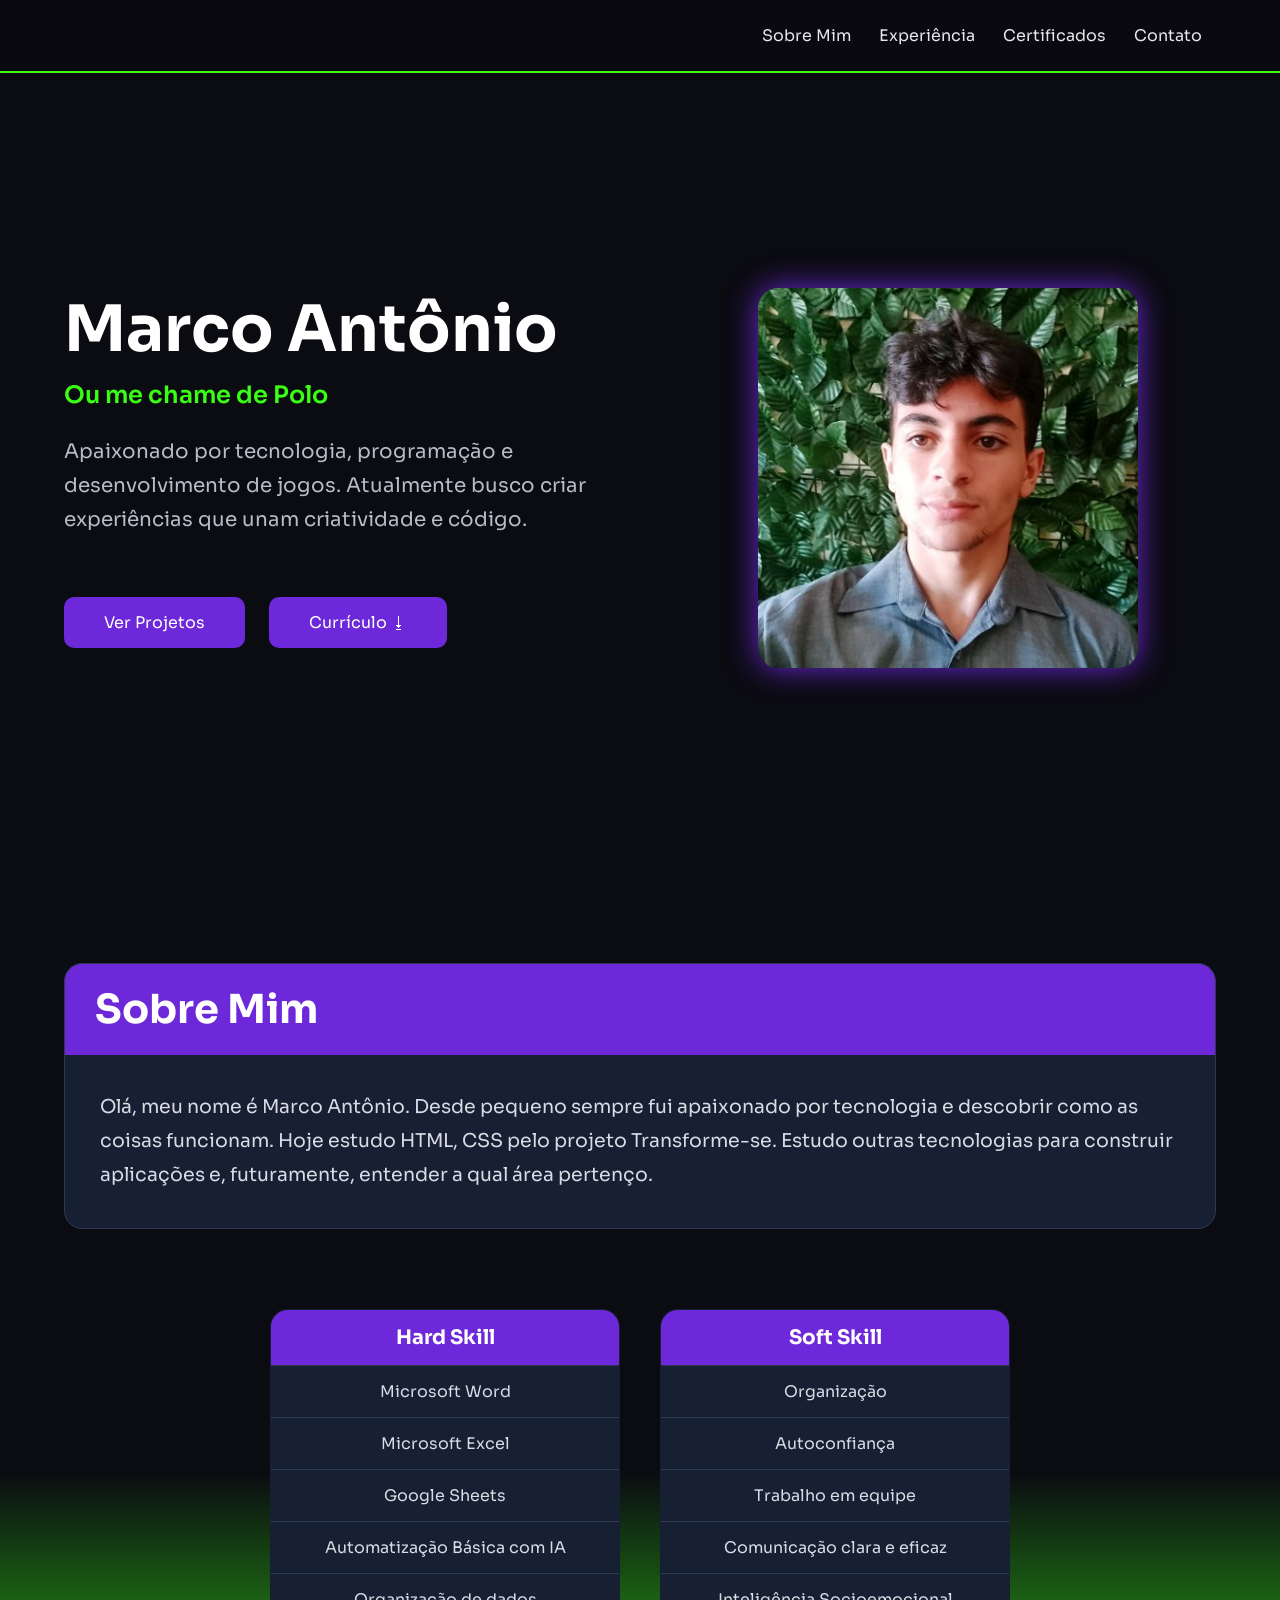
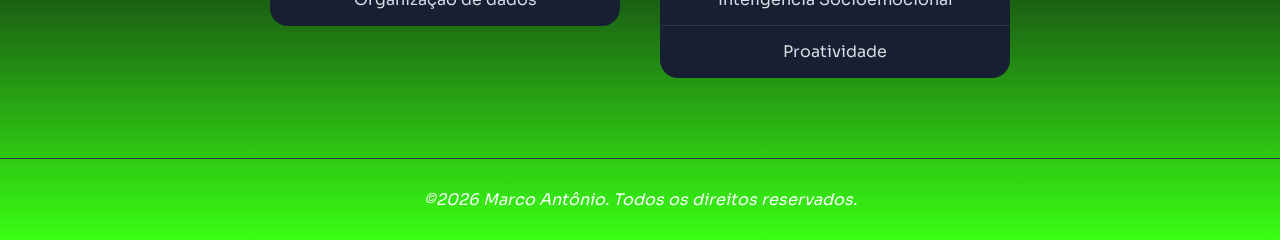
<file: index.html>
<!DOCTYPE html>
<html lang="pt-BR">

<head>
    <meta charset="UTF-8">
    <meta name="viewport" content="width=device-width, initial-scale=1.0">
    <title>Professional profile</title>
    <link rel="stylesheet" href="style/index.css">
</head>

<body>
    <header>
        <nav>
            <ul>
                <li><a href="index.html">Sobre Mim</a></li>
                <li><a href="experiencia.html">Experiência</a></li>
                <li><a href="certificados.html">Certificados</a></li>
                <li><a href="contatos.html">Contato</a></li>
             </ul>
        </nav>
        </header>

    <main>
    <!-- HERO -->
    <section class="hero">
        <div class="hero-info">
            <h1>Marco Antônio</h1>
            <h2>Ou me chame de Polo</h2>
            <p>
                Apaixonado por tecnologia, programação e desenvolvimento
                de jogos. Atualmente busco criar
                experiências que unam criatividade e código.
            </p>
            <a link rel="stylesheet" href="https://github.com/Polo11Uss" class="btn-port">Ver Projetos </a>
            <a href="assets/Currículo .pdf" download class="btn-cur">Currículo ⭳</a>
        </div>

        <div class="hero-image">
            <img src="assets/me.jpg" alt="Marco Antônio">
        </div>
    </section>

    <!-- SOBRE -->
    <section id="sobre" class="sobre">
        <div class="sobre-card">
            <h2>Sobre Mim</h2>
            <p>
                Olá, meu nome é Marco Antônio.
                Desde pequeno sempre fui apaixonado por tecnologia e
                descobrir como as coisas funcionam.
                Hoje estudo HTML, CSS pelo projeto Transforme-se.
                Estudo outras tecnologias para construir
                aplicações e, futuramente, entender a qual área pertenço.
            </p>
        </div>
    </section>

    <!--Hard Skill and Soft Skill-->
    <section class="skills">
        <table class="hard-skill">
            <thead>
                <tr> 
                    <th>Hard Skill</th>
                </tr>
            </thead>
            <tbody>
                   <tr>
                    <td>Microsoft Word</td>
                </tr>
                <tr>
                    <td>Microsoft Excel</td>
                </tr>
                <tr>
                    <td>Google Sheets</td>
                </tr>
                <tr>
                    <td>Automatização Básica com IA</td>
                </tr>
                <tr>
                    <td>Organização de dados</td>
                </tr>
            </tbody>
        </table>

        <table class="Soft-skill">
            <thead>
                <tr> 
                    <th>Soft Skill</th>
                </tr>
            </thead>
            <tbody>
                   <tr>
                    <td>Organização</td>
                </tr>
                <tr>
                    <td>Autoconfiança</td>
                </tr>
                <tr>
                    <td>Trabalho em equipe</td>
                </tr>
                <tr>
                    <td>Comunicação clara e eficaz</td>
                </tr>
                <tr>
                    <td>Inteligência Socioemocional</td>
                </tr>
                <tr>
                    <td>Proatividade</td>
                </tr>
            </tbody>
        </table>
    </section>
    </main>

    <footer>
    <p><i>&copy;2026 Marco Antônio. Todos os direitos reservados.</i></p>
    </footer>
</body>
</html>
</file>
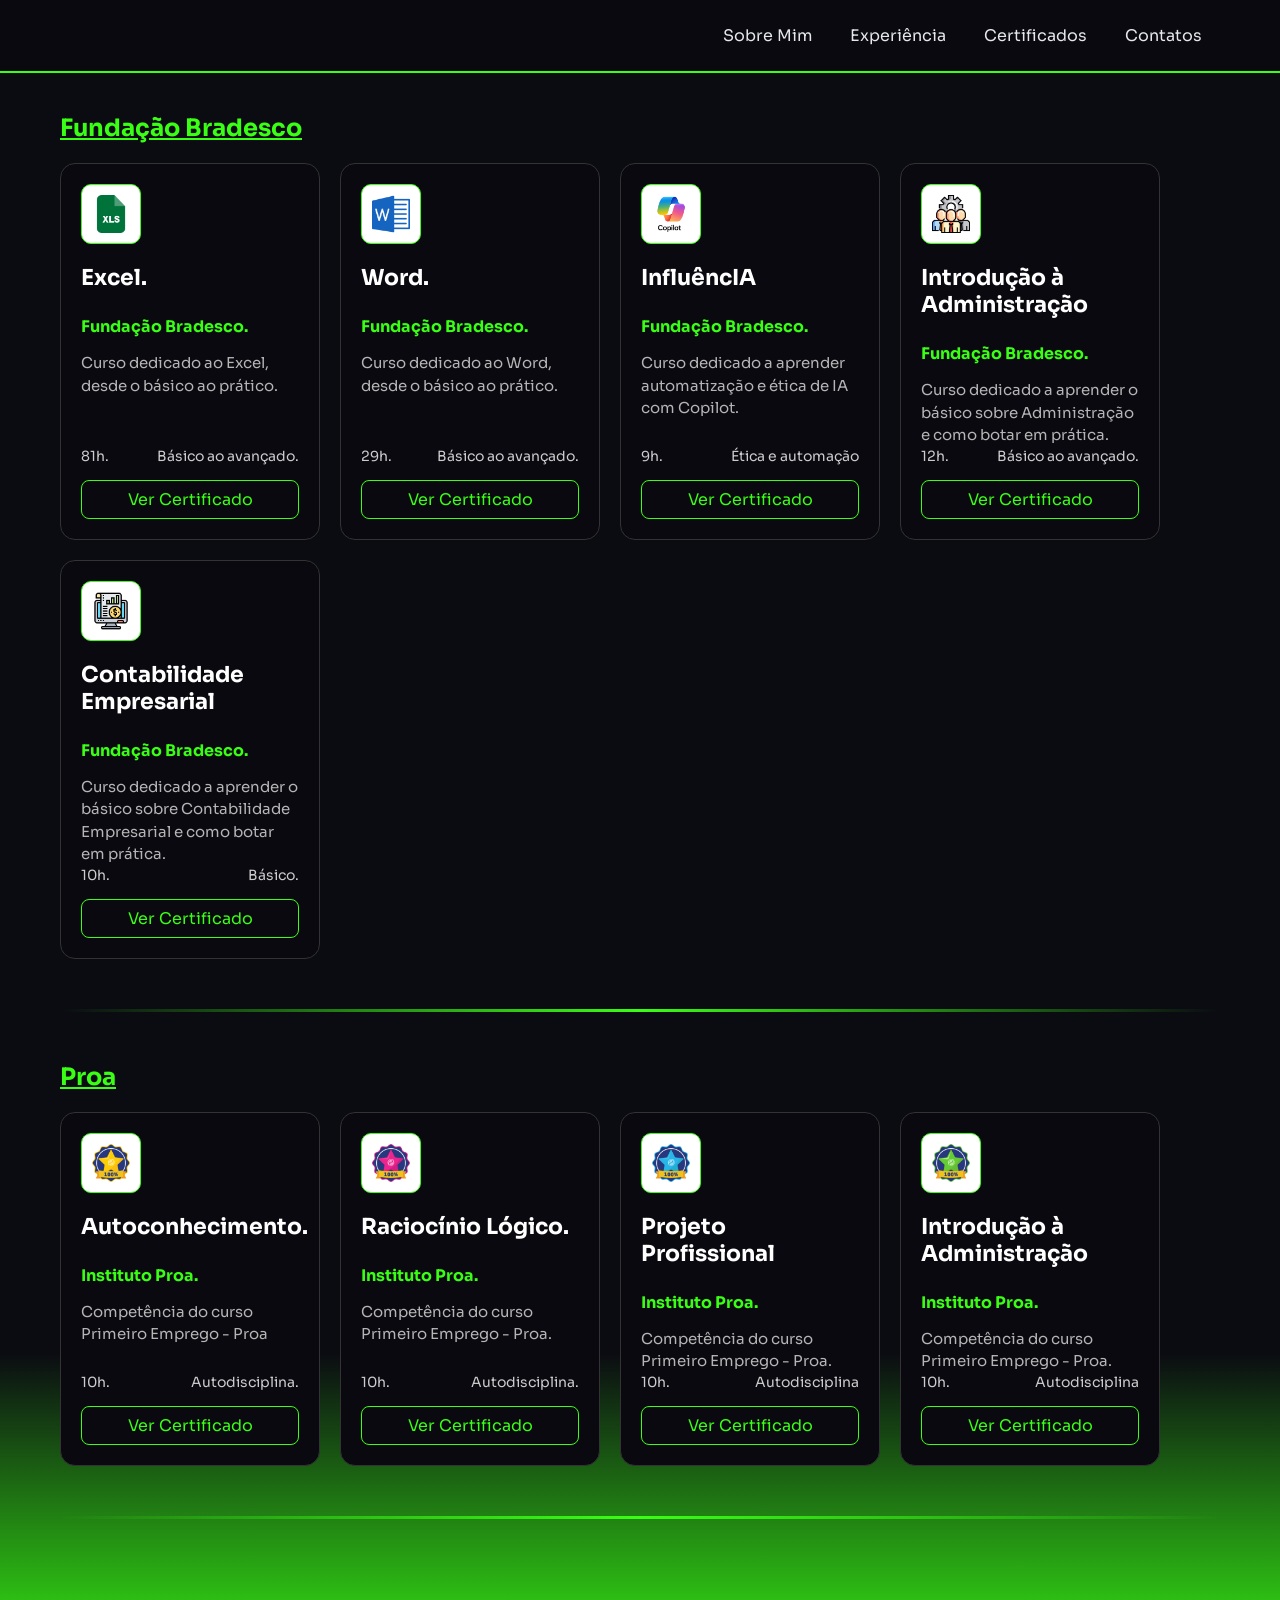
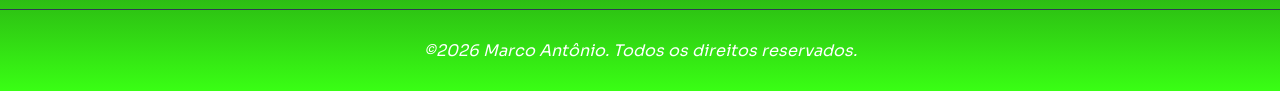
<file: certificados.html>
<!DOCTYPE html>
<html lang="pt-BR">

<head>
    <meta charset="UTF-8">
    <meta name="viewport" content="width=device-width, initial-scale=1.0">
    <title>Professional profile</title>
    <link rel="stylesheet" href="style/certificado.css">
</head>

<body>
    <header>
        <nav>
            <ul>
                <li><a href="index.html">Sobre Mim</a></li>
                <li><a href="experiencia.html">Experiência</a></li>
                <li><a href="certificados.html">Certificados</a></li>
                <li><a href="contatos.html">Contatos</a></li>
             </ul>
        </nav>
    </header>

    <section class="certificados">
        <div class="categoria">
            <h2 >Fundação Bradesco</h2>
            <div class="cards-grid">
                <!-- Card 1: Excel -->
                <div class="card">
                    <img src="assets/xls.png" alt="excel">
                    <h2>Excel.</h2>
                    <h4>Fundação Bradesco.</h4>
                    <p>Curso dedicado ao Excel, desde o básico ao prático.</p>
                    <div class="informacoes">
                        <span>81h.</span>
                        <span>Básico ao avançado.</span>
                    </div>
                    <a href="Certificados/Fundação Bradesco/Excel/CertificadoExcelAvançado.pdf" class="btn" target="_blank">Ver Certificado</a>
                </div>

                <!-- Card 2: Word -->
                <div class="card">
                    <img src="assets/palavra.png" alt="word">
                    <h2>Word.</h2>
                    <h4>Fundação Bradesco.</h4>
                    <p>Curso dedicado ao Word, desde o básico ao prático.</p>
                    <div class="informacoes">
                        <span>29h.</span>
                        <span>Básico ao avançado.</span>
                    </div>
                    <a href="Certificados/Fundação Bradesco/Word/CertificadoWordAvançado.pdf" class="btn" target="_blank">Ver Certificado</a>
                </div>

                <!-- Card 3: InfluêncIA -->
                <div class="card">
                    <img src="assets/copilot.jpg" alt="word">
                    <h2>InfluêncIA</h2>
                    <h4>Fundação Bradesco.</h4>
                    <p>Curso dedicado a aprender automatização e ética de IA com Copilot.</p>
                    <div class="informacoes">
                        <span>9h.</span>
                        <span>Ética e automação</span>
                    </div>
                    <a href="Certificados/Fundação Bradesco/CertificadoFluêncIA.pdf" class="btn" target="_blank">Ver Certificado</a>
                </div>

                <!-- Card 4: Introdução à Administração -->
                <div class="card">
                    <img src="assets/equipe.png" alt="word">
                    <h2>Introdução à Administração</h2>
                    <h4>Fundação Bradesco.</h4>
                    <p>Curso dedicado a aprender o básico sobre Administração e como botar em prática.</p>
                    <div class="informacoes">
                        <span>12h.</span>
                        <span>Básico ao avançado.</span>
                    </div>
                    <a href="Certificados/Fundação Bradesco/CertificadoINTRODUÇÃOÀADMINISTRAÇÃO.pdf" class="btn" target="_blank">Ver Certificado</a>
                </div>

                <!-- Card 5: Contabilidade Empresarial -->
                <div class="card">
                    <img src="assets/contabilidade.png" alt="word">
                    <h2>Contabilidade Empresarial</h2>
                    <h4>Fundação Bradesco.</h4>
                    <p>Curso dedicado a aprender o básico sobre Contabilidade Empresarial e como botar em prática.</p>
                    <div class="informacoes">
                        <span>10h.</span>
                        <span>Básico.</span>
                    </div>
                    <a href="Certificados/Fundação Bradesco/CertificadoContabilidadeEmpresarial.pdf" class="btn" target="_blank">Ver Certificado</a>
                </div>
            </div>

            <hr class="divisor">
        </div>

        <div class="categoria">
            <h2> Proa </h2>
            <div class="cards-grid">
                <!-- Card 1: Autoconhecimento -->
                <div class="card">
                    <img src="Certificados/Emblemas Proa/Emblema_de_Autoconhecimento_1_fev._2023_4c8750cd.png" alt="excel">
                    <h2>Autoconhecimento.</h2>
                    <h4>Instituto Proa.</h4>
                    <p>Competência do curso Primeiro Emprego - Proa</p>
                    <div class="informacoes">
                        <span>10h.</span>
                        <span>Autodisciplina.</span>
                    </div>
                    <a href="Certificados/Emblemas Proa/Emblema_de_Autoconhecimento_1_fev._2023_4c8750cd.png" class="btn" target="_blank">Ver Certificado</a>
                </div>

                <!-- Card 2: Raciocínio Lógico -->
                <div class="card">
                    <img src="Certificados/Emblemas Proa/Emblema_de_Raciocínio_Lógico_16_mar._2023_27ec95da.png" alt="word">
                    <h2>Raciocínio Lógico.</h2>
                    <h4>Instituto Proa.</h4>
                    <p>Competência do curso Primeiro Emprego - Proa.</p>
                    <div class="informacoes">
                        <span>10h.</span>
                        <span>Autodisciplina.</span>
                    </div>
                    <a href="Certificados/Emblemas Proa/Emblema_de_Raciocínio_Lógico_16_mar._2023_27ec95da.png" class="btn" target="_blank">Ver Certificado</a>
                </div>

                <!-- Card 3: Projeto Profissional -->
                <div class="card">
                    <img src="Certificados/Emblemas Proa/Emblema_de_Projeto_Profissional_25_fev._2023_22bcd2c4.png" alt="word">
                    <h2>Projeto Profissional</h2>
                    <h4>Instituto Proa.</h4>
                    <p>Competência do curso Primeiro Emprego - Proa.</p>
                    <div class="informacoes">
                        <span>10h.</span>
                        <span>Autodisciplina</span>
                    </div>
                    <a href="Certificados/CertificadoFluêncIA.pdf" class="btn" target="_blank">Ver Certificado</a>
                </div>

                <!-- Card 4: Desafio de Comunicação -->
                <div class="card">
                    <img src="Certificados/Emblemas Proa/Emblema_do_Desafio_de_Comunicação_3_abr._2023_90f154de.png" alt="word">
                    <h2>Introdução à Administração</h2>
                    <h4>Instituto Proa.</h4>
                    <p>Competência do curso Primeiro Emprego - Proa.</p>
                    <div class="informacoes">
                        <span>10h.</span>
                        <span>Autodisciplina</span>
                    </div>
                    <a href="Certificados/Emblemas Proa/Emblema_do_Desafio_de_Comunicação_3_abr._2023_90f154de.png" class="btn" target="_blank">Ver Certificado</a>
                </div>
            </div>
            <hr class="divisor">
        </div>
        </div>
    </section>

    <footer>
        <p><i>&copy;2026 Marco Antônio. Todos os direitos reservados.</i></p>
    </footer>
</body>
</html>
</file>
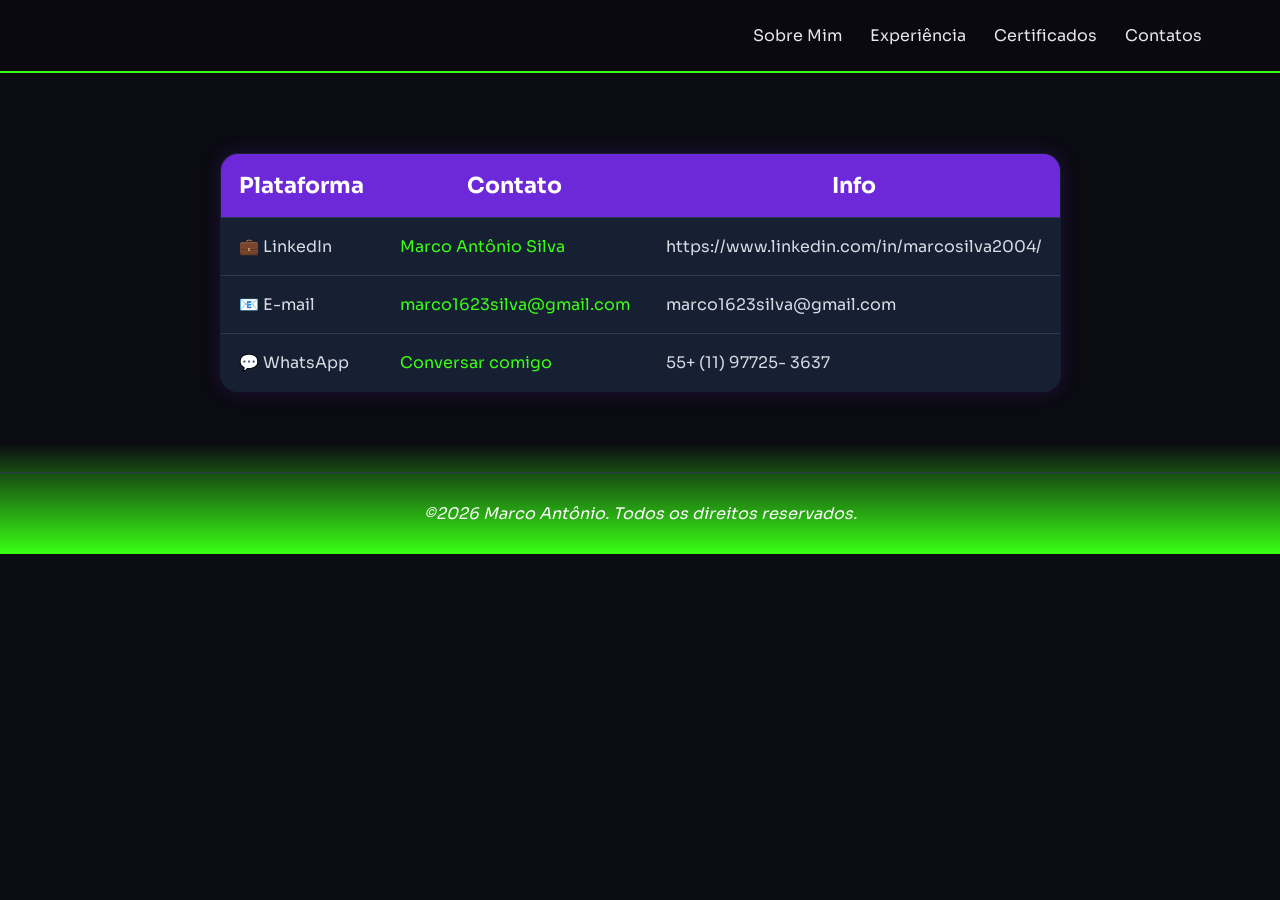
<file: contatos.html>
<!DOCTYPE html>
<html lang="pt-BR">

<head>
    <meta charset="UTF-8">
    <meta name="viewport" content="width=device-width, initial-scale=1.0">
    <title>Professional Profile</title>
    <link rel="stylesheet" href="style/contatos.css">
</head>

<body>

    <header>
        <nav>
            <ul>
                <li><a href="index.html">Sobre Mim</a></li>
                <li><a href="experiencia.html">Experiência</a></li>
                <li><a href="certificados.html">Certificados</a></li>
                <li><a href="contatos.html">Contatos</a></li>
            </ul>
        </nav>
    </header>

    <main>
        <section class="contato">
            <table class="contato-table">
                <thead>
                    <tr>
                        <th>Plataforma</th>
                        <th>Contato</th>
                        <th>Info</th>
                    </tr>
                </thead>
                <tbody>
                    <tr>
                        <td>💼 LinkedIn</td>
                        <td><a href="https://www.linkedin.com/in/marcosilva2004/" target="_blank">Marco Antônio Silva</a></td>
                        <td>https://www.linkedin.com/in/marcosilva2004/</td>
                    </tr>
                    <tr>
                        <td>📧 E-mail</td>
                        <td><a href="mailto:marco1623silva@gmail.com">marco1623silva@gmail.com</a></td>
                        <td>marco1623silva@gmail.com</td>
                    </tr>
                    <tr>
                        <td>💬 WhatsApp</td>
                        <td><a href="https://wa.me/5511977253637" target="_blank">Conversar comigo</a></td>
                        <td>55+ (11) 97725- 3637</td>
                    </tr>
                </tbody>
            </table>
        </section>

    </main>

    <footer>
        <p><i>&copy;2026 Marco Antônio. Todos os direitos reservados.</i></p>
    </footer>

</body>

</html>
</file>
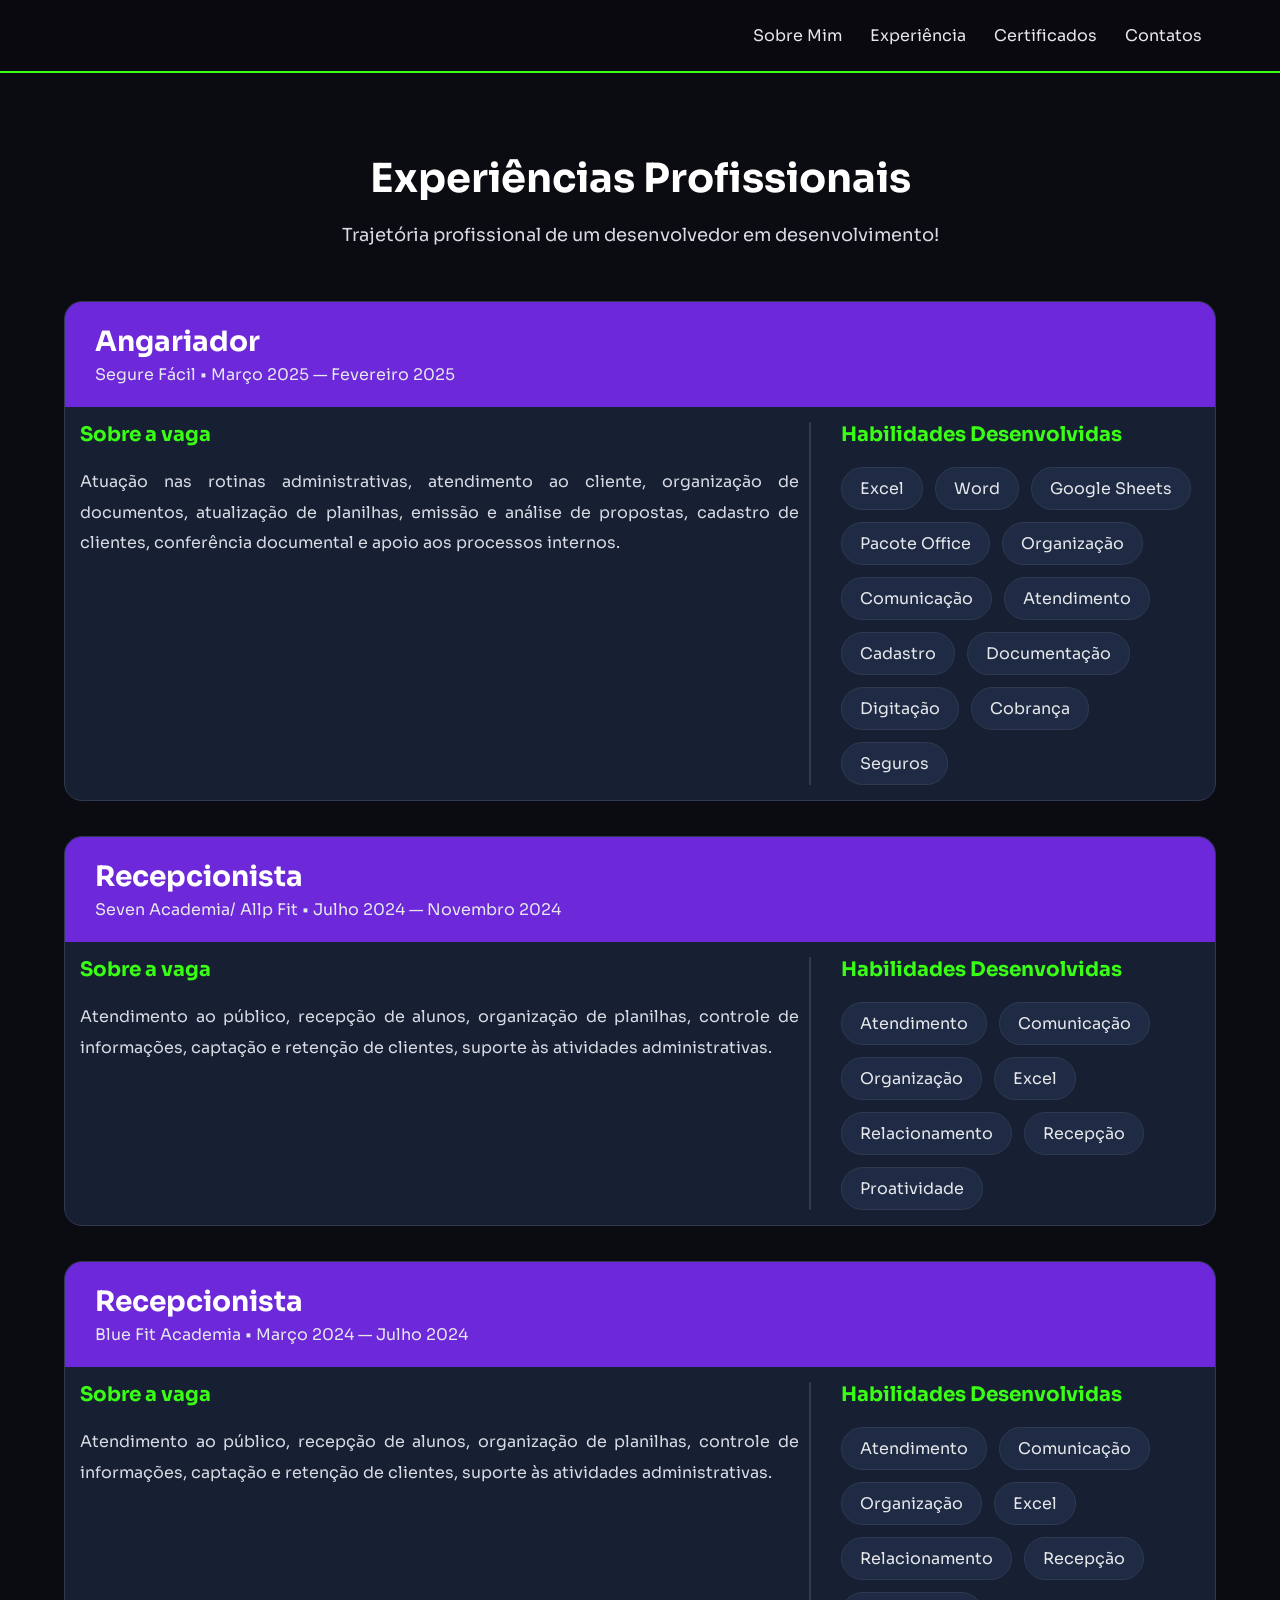
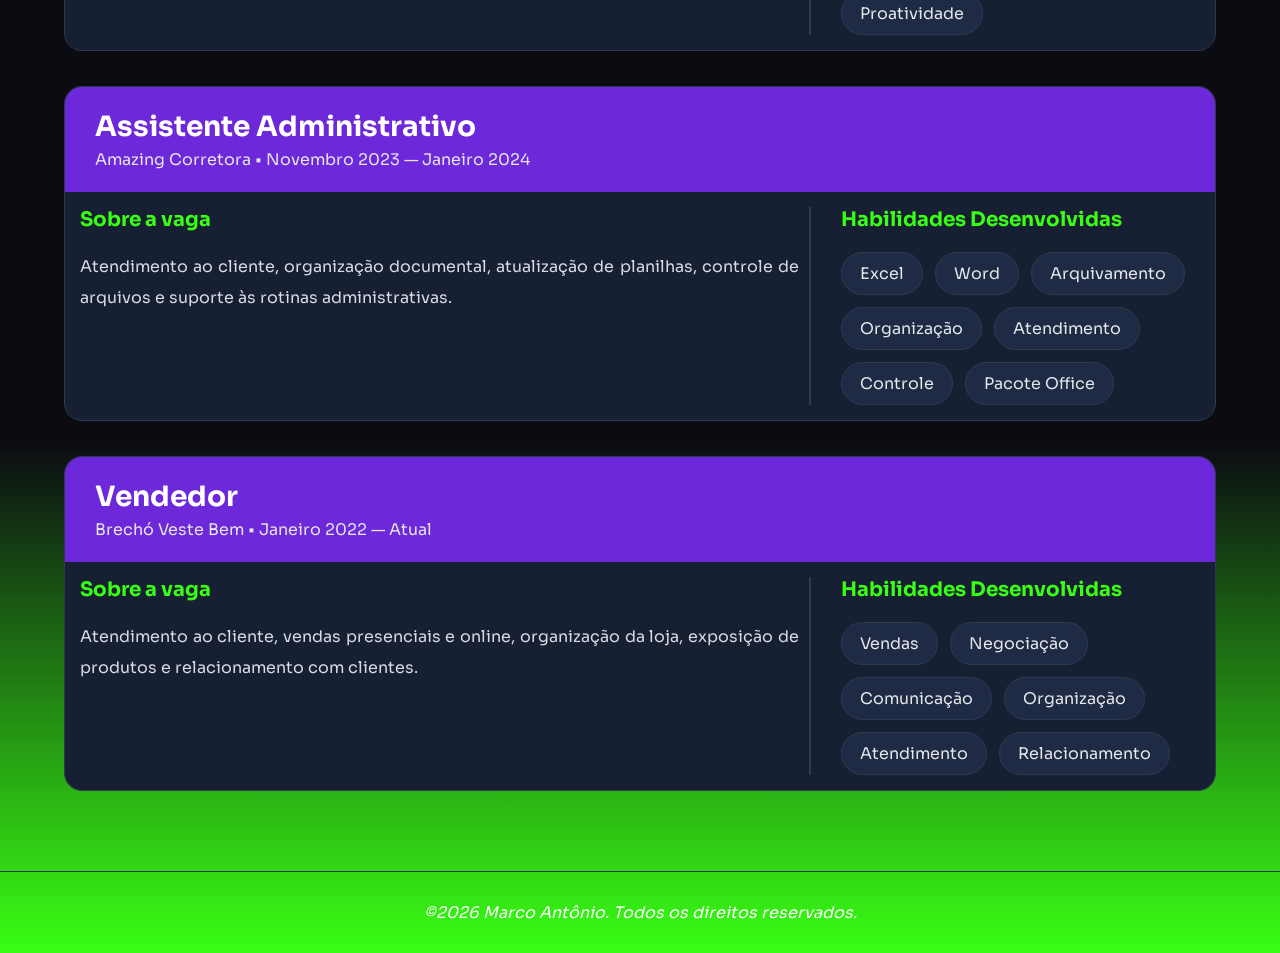
<file: experiencia.html>
<!DOCTYPE html>
<html lang="pt-BR">

<head>
    <meta charset="UTF-8">
    <meta name="viewport" content="width=device-width, initial-scale=1.0">
    <title>Professional profile</title>
    <link rel="stylesheet" href="style/experiencia.css">
</head>

<body>
    <header>
        <nav>
            <ul>
                <li><a href="index.html">Sobre Mim</a></li>
                <li><a href="experiencia.html">Experiência</a></li>
                <li><a href="certificados.html">Certificados</a></li>
                <li><a href="contatos.html">Contatos</a></li>
             </ul>
        </nav>
    </header>

    <section class="experiencias">

    <div class="experiencias-titulo">
        <h2>Experiências Profissionais</h2>
        <p>
            Trajetória profissional de um desenvolvedor em desenvolvimento!
        </p>
    </div>

    <div class="experiencias-container">

        <!-- Segure Facil -->

        <div class="experiencia-card">

            <div class="experiencia-header">
                <h3>Angariador</h3>
                <span>Segure Fácil • Março 2025 — Fevereiro 2025</span>
            </div>

            <div class="experiencia-content">

                <div class="vaga">
                    <h4>Sobre a vaga</h4>
                    <p>
                        Atuação nas rotinas administrativas, atendimento ao cliente,
                        organização de documentos, atualização de planilhas,
                        emissão e análise de propostas, cadastro de clientes,
                        conferência documental e apoio aos processos internos.
                    </p>
                </div>

                <div class="habilidades">
                    <h4>Habilidades Desenvolvidas</h4>
                    <div class="skills">
                        <span>Excel</span>
                        <span>Word</span>
                        <span>Google Sheets</span>
                        <span>Pacote Office</span>
                        <span>Organização</span>
                        <span>Comunicação</span>
                        <span>Atendimento</span>
                        <span>Cadastro</span>
                        <span>Documentação</span>
                        <span>Digitação</span>
                        <span>Cobrança</span>
                        <span>Seguros</span>
                    </div>
                </div>
            </div>
        </div>

        <!-- Allp Fit -->
        <div class="experiencia-card">
            <div class="experiencia-header">
                <h3>Recepcionista</h3>
                <span>Seven Academia/ Allp Fit • Julho 2024 — Novembro 2024</span>
            </div>

            <div class="experiencia-content">
                <div class="vaga">
                    <h4>Sobre a vaga</h4>
                    <p>
                        Atendimento ao público, recepção de alunos,
                        organização de planilhas, controle de informações,
                        captação e retenção de clientes,
                        suporte às atividades administrativas.
                    </p>
                </div>
                <div class="habilidades">
                    <h4>Habilidades Desenvolvidas</h4>
                    <div class="skills">
                        <span>Atendimento</span>
                        <span>Comunicação</span>
                        <span>Organização</span>
                        <span>Excel</span>
                        <span>Relacionamento</span>
                        <span>Recepção</span>
                        <span>Proatividade</span>
                    </div>
                </div>
            </div>
        </div>

         <!-- Blue Fit -->

        <div class="experiencia-card">

            <div class="experiencia-header">
                <h3>Recepcionista</h3>
                <span>Blue Fit Academia • Março 2024 — Julho 2024</span>
            </div>
            <div class="experiencia-content">
                <div class="vaga">
                    <h4>Sobre a vaga</h4>
                    <p>
                        Atendimento ao público, recepção de alunos,
                        organização de planilhas, controle de informações,
                        captação e retenção de clientes,
                        suporte às atividades administrativas.
                    </p>
                </div>
                <div class="habilidades">
                    <h4>Habilidades Desenvolvidas</h4>
                    <div class="skills">
                        <span>Atendimento</span>
                        <span>Comunicação</span>
                        <span>Organização</span>
                        <span>Excel</span>
                        <span>Relacionamento</span>
                        <span>Recepção</span>
                        <span>Proatividade</span>
                    </div>
                </div>
            </div>
        </div>

        <!-- Amazing Corretora 3 -->

        <div class="experiencia-card">
            <div class="experiencia-header">
                <h3>Assistente Administrativo</h3>
                <span>Amazing Corretora • Novembro 2023 — Janeiro 2024</span>
            </div>
            <div class="experiencia-content">
                <div class="vaga">
                    <h4>Sobre a vaga</h4>
                    <p>
                        Atendimento ao cliente, organização documental,
                        atualização de planilhas, controle de arquivos
                        e suporte às rotinas administrativas.
                    </p>
                </div>
                <div class="habilidades">
                    <h4>Habilidades Desenvolvidas</h4>
                    <div class="skills">
                        <span>Excel</span>
                        <span>Word</span>
                        <span>Arquivamento</span>
                        <span>Organização</span>
                        <span>Atendimento</span>
                        <span>Controle</span>
                        <span>Pacote Office</span>
                    </div>
                </div>
            </div>
        </div>

        <!-- Brechó 4 -->

        <div class="experiencia-card">
            <div class="experiencia-header">
                <h3>Vendedor</h3>
                <span>Brechó Veste Bem • Janeiro 2022 — Atual</span>
            </div>
            <div class="experiencia-content">
                <div class="vaga">
                    <h4>Sobre a vaga</h4>
                    <p>
                        Atendimento ao cliente, vendas presenciais e online,
                        organização da loja, exposição de produtos
                        e relacionamento com clientes.
                    </p>
                </div>
                <div class="habilidades">
                    <h4>Habilidades Desenvolvidas</h4>
                    <div class="skills">
                        <span>Vendas</span>
                        <span>Negociação</span>
                        <span>Comunicação</span>
                        <span>Organização</span>
                        <span>Atendimento</span>
                        <span>Relacionamento</span>
                    </div>
                </div>
            </div>
        </div>
    </div>
</section>

<footer>
    <p><i>&copy;2026 Marco Antônio. Todos os direitos reservados.</i></p>
</footer>
</body>
</html>
</file>
<file: style/index.css>
@import url('https://fonts.googleapis.com/css2?family=Sora:wght@100..800&display=swap');

*{
    margin:0;
    padding:0;
    box-sizing:border-box;
    font-family:"Sora",sans-serif;
}

body{
    background: linear-gradient(#0B0B12 80%, #39FF14);
    color:#E5E7EB;
}

header{
    background:#09090F;
    border-bottom:2px solid #39FF14;
    position:sticky;
    top:0;
    z-index:1000;
}

nav{
    width:90%;
    max-width:1200px;
    margin:auto;
}

nav ul{
    display:flex;
    justify-content:end;
    align-items:end;
    list-style:none;
    padding:25px 0;
}

nav a{
    color:#E5E7EB;
    text-decoration:none;
    transition:.3s;
    padding:8px 14px;
    border-radius:8px;
}

nav a:hover{
    color:#39FF14;
    background:#1B1B29;
    transition: 1s;
}

.hero{
    width:90%;
    max-width:1200px;
    margin:auto;
    min-height:90vh;
    display:flex;
    justify-content:space-between;
    align-items:center;
    gap:80px;
}

.hero-info{
    flex:1;
}

.hero-info h1{
    font-size:64px;
    color:white;
}

.hero-info h2{
    color:#39FF14;
    margin-top:10px;
    margin-bottom:25px;
    font-weight:600;
}

.hero-info p{
    max-width:550px;
    font-size:20px;
    line-height:1.7;

    color:#B8BCC8;

    margin-bottom:40px;
}

.hero-image{
    flex:1;
    display:flex;
    justify-content:center;
}

.hero-image img{
    width:380px;
    border-radius:20px;
    box-shadow:0 0 30px #6D28D9;
}

.btn-port{
    display:inline-block;
    background:#6D28D9;
    color:white;
    text-decoration:none;
    padding:15px 40px;
    border-radius:10px;
    transition: 1s;
}

.btn-port:hover{
    background:#39FF14;
    color:black;
    transform:translateY(-3px);
}

.btn-cur{
    display:inline-block;
    background:#6D28D9;
    color:white;
    text-decoration:none;
    padding:15px 40px;
    margin: 20px;
    border-radius:10px;
    transition:1s;
}

.btn-cur:hover{
    background:#39FF14;
    color:black;
    transform:translateY(-3px);
}

.sobre{
    width:90%;
    max-width:1200px;
    margin:80px auto;
}

.sobre-card{
    background:#172033;
    border:1px solid #2F3A52;
    border-radius:18px;
    overflow:hidden;
}

.sobre-card h2{
    background:#6D28D9;
    padding:20px 30px;
    color:white;
    font-size:40px;
}

.sobre-card p{
    padding:35px;
    line-height:1.8;
    font-size:19px;
    color:#D8DBE4;
}

.skills{
    width:90%;
    max-width:1200px;
    margin:80px auto;
    display:flex;
    justify-content:center;
    align-items:flex-start;
    gap:40px;
}

.hard-skill,
.Soft-skill{
    width:350px;
    background:#172033;
    border:1px solid #2F3A52;
    border-radius:18px;
    overflow:hidden;
    border-collapse:collapse;
}

.hard-skill th,
.Soft-skill th{
    background:#6D28D9;
    color:white;
    font-size:20px;
    padding:15px;
}

.hard-skill td,
.Soft-skill td{
    padding:15px;
    text-align:center;
    color:#D8DBE4;
    border-top:1px solid #2F3A52;
}

.hard-skill tr:hover,
.Soft-skill tr:hover{
    background:#1F2B44;
    transition:.3s;
}

footer{
    border-top:1px solid #2F3A52;
    text-align:center;
    padding:30px;
    color:#8E95A9;
}

footer{
    border-top:1px solid #2F3A52;
    text-align:center;
    padding:30px;
    color:#FFFFFF;
    font-style:oblique;
}
</file>
<file: style/certificado.css>
@import url('https://fonts.googleapis.com/css2?family=Sora:wght@100..800&display=swap');

* {
    margin: 0;
    padding: 0;
    box-sizing: border-box;
    font-family: "Sora", sans-serif;
}

body {
    background: linear-gradient(#0B0B12 80%, #39FF14);
    color: #E5E7EB;
    min-height: 100vh;
}

header {
    background: #09090F;
    border-bottom: 2px solid #39FF14;
    position: sticky;
    top: 0;
    z-index: 1000;
}

nav {
    width: 90%;
    max-width: 1200px;
    margin: auto;
}

nav ul {
    display: flex;
    justify-content: flex-end;
    align-items: center;
    list-style: none;
    padding: 25px 0;
    gap: 10px;
}

nav a {
    color: #E5E7EB;
    text-decoration: none;
    transition: 0.3s;
    padding: 8px 14px;
    border-radius: 8px;
}

nav a:hover {
    color: #39FF14;
    background: #1B1B29;
}

.certificados {
    max-width: 1200px;
    margin: 0 auto;
    padding: 40px 20px;
}

/* Categoria (Seção inteira) */
.categoria{
    margin-bottom: 40px;
}

/* Título principal da Categoria */
.categoria h2{
    font-size: 24px;
    margin-bottom: 20px;
    color: #39FF14;
    text-decoration: underline;
}

/* Contêiner que alinha os cards lado a lado */
.cards-grid {
    display: flex;
    gap: 20px;
    flex-wrap: wrap; /* Permite quebrar linha em telas menores */
}

/* Estrutura de cada Card */
.card {
    background-color: #09090f;
    border: 1px solid #333;
    border-radius: 15px;
    width: 260px;
    min-height: 330px;
    padding: 20px;
    display: flex;
    flex-direction: column;
    transition: 0.3s;
}

.card:hover {
    border-color: #39FF14;
    transform: translateY(-5px);
}

.card img {
    width: 60px;
    height: 60px;
    border: 1px solid #39FF14;
    border-radius: 10px;
    padding: 10px;
    object-fit: contain;
    background-color: #fff;
}

.card h2 {
    color: white;
    font-size: 22px;
    margin-top: 20px;
    text-decoration: none;
}

.card h4 {
    color: #39FF14;
    margin: 5px 0 15px;
}

.card p {
    color: #b5b5b5;
    line-height: 1.5;
    font-size: 15px;
}

.informacoes {
    display: flex;
    justify-content: space-between;
    margin-top: auto;
    margin-bottom: 15px;
    color: #ccc;
    font-size: 14px;
}

.btn {
    border: 1px solid #39FF14;
    color: #39FF14;
    text-align: center;
    padding: 8px;
    border-radius: 8px;
    text-decoration: none;
    transition: 0.3s;
}

.btn:hover {
    background-color: #39FF14;
    color: black;
}

.divisor {
    border: none;
    height: 3px;
    background: linear-gradient(90deg, transparent, #39FF14, transparent);
    margin: 50px 0;
    opacity: 1;
}

footer{
    border-top:1px solid #2F3A52;
    text-align:center;
    padding:30px;
    color:#8E95A9;
}

footer{
    border-top:1px solid #2F3A52;
    text-align:center;
    padding:30px;
    color:#FFFFFF;
    font-style:oblique;
}
</file>
<file: style/contatos.css>
@import url('https://fonts.googleapis.com/css2?family=Sora:wght@100..800&display=swap');

*{
    margin:0;
    padding:0;
    box-sizing:border-box;
    font-family:"Sora",sans-serif;
}

body{
    background:linear-gradient(#0B0B12 80%,#39FF14);
    color:#E5E7EB;
}

header{
    background:#09090F;
    border-bottom:2px solid #39FF14;
    position:sticky;
    top:0;
    z-index:1000;
}

nav{
    width:90%;
    max-width:1200px;
    margin:auto;
}

nav ul{
    display:flex;
    justify-content:end;
    align-items:center;
    list-style:none;
    padding:25px 0;
}

nav a{
    color:#E5E7EB;
    text-decoration:none;
    padding:8px 14px;
    border-radius:8px;
    transition:.3s;
}

nav a:hover{
    color:#39FF14;
    background:#1B1B29;
}

.contato{
    width:90%;
    max-width:1200px;
    margin:80px auto;
    display:flex;
    justify-content:center;
}

.contato-table{
    width:650px;
    background:#172033;
    border:1px solid #2F3A52;
    border-radius:18px;
    overflow:hidden;
    border-collapse:collapse;
    box-shadow:0 0 20px rgba(109,40,217,.2);
}

.contato-table th{
    background:#6D28D9;
    color:white;
    padding:18px;
    font-size:22px;
}

.contato-table td{
    padding:18px;
    color:#D8DBE4;
    border-top:1px solid #2F3A52;
    text-align:left;
}

.contato-table tr{
    transition:.3s;
}

.contato-table tr:hover{
    background:#1F2B44;
}

.contato-table a{
    color:#39FF14;
    text-decoration:none;
    transition:.3s;
}

.contato-table a:hover{
    color:#BC13FE;
}

footer{
    border-top:1px solid #2F3A52;
    text-align:center;
    padding:30px;
    color:#FFFFFF;
    font-style:oblique;
}
</file>
<file: style/experiencia.css>
@import url('https://fonts.googleapis.com/css2?family=Sora:wght@100..800&display=swap');

*{
    margin:0;
    padding:0;
    box-sizing:border-box;
    font-family:"Sora",sans-serif;
}

body{
    background: linear-gradient(#0B0B12 80%, #39FF14);
    color:#E5E7EB;
}

header{
    background:#09090F;
    border-bottom:2px solid #39FF14;
    position:sticky;
    top:0;
    z-index:1000;
}

nav{
    width:90%;
    max-width:1200px;
    margin:auto;
}

nav ul{
    display:flex;
    justify-content:end;
    align-items:end;
    list-style:none;
    padding:25px 0;
}

nav a{
    color:#E5E7EB;
    text-decoration:none;
    transition:.3s;
    padding:8px 14px;
    border-radius:8px;
}

nav a:hover{
    color:#39FF14;
    background:#1B1B29;
    transition: 1s;
}

.experiencias{
    width:90%;
    max-width:1200px;
    margin:80px auto;
}

.experiencias-titulo{
    text-align:center;
    margin-bottom:50px;
}

.experiencias-titulo h2{
    font-size:40px;
    color:#FFFFFF;
    margin-bottom:15px;
}

.experiencias-titulo p{
    max-width:700px;
    margin:auto;
    color:#D8DBE4;
    line-height:1.8;
    font-size:18px;
}

.experiencias-container{
    display:flex;
    flex-direction:column;
    gap:35px;
}

.experiencia-card{
    background:#172033;
    border:1px solid #2F3A52;
    border-radius:18px;
    overflow:hidden;
    transition:.4s;
}

.experiencia-card:hover{
    transform:translateY(-5px);
    border-color:#39FF14;
    box-shadow:0 0 20px rgba(57,255,20,.20);
}

.experiencia-header{
    background:#6D28D9;
    padding:22px 30px;
}

.experiencia-header h3{
    color:#FFFFFF;
    font-size:28px;
    margin-bottom:5px;
}

.experiencia-header span{
    color:#E5E7EB;
    font-size:16px;
}

.experiencia-content{

    display:flex;
    justify-content:space-between;
    gap:10px;
    padding:15px;
}

.vaga{
    flex:2;
}

.habilidades{
    flex:1;
    border-left:2px solid #2F3A52;
    padding-left:30px;
}

.vaga h4, .habilidades h4{
    color:#39FF14;
    font-size:20px;
    margin-bottom:20px;
}

.vaga p{
    color:#D8DBE4;
    line-height:1.9;
    text-align:justify;
}

.skills{
    display:flex;
    flex-wrap:wrap;
    gap:12px;
}

.skills span{
    background:#1F2B44;
    color:#E5E7EB;
    border:1px solid #2F3A52;
    padding:10px 18px;
    border-radius:999px;
    transition:.3s;
    cursor:default;
}

.skills span:hover{
    background:#39FF14;
    color:#09090F;
    transform:translateY(-3px);
}

@media(max-width:900px){
    .experiencia-content{
        flex-direction:column;
    }

    .habilidades{
        border-left:none;
        border-top:2px solid #2F3A52;
        padding-left:0;
        padding-top:30px;
    }

}

@media(max-width:600px){
    .experiencias{
        width:95%;
    }

    .experiencias-titulo h2{
        font-size:32px;
    }

    .experiencia-header{
        padding:18px;
    }

    .experiencia-header h3{
        font-size:22px;
    }

    .experiencia-content{
        padding:25px;
    }

    .skills span{
        width:100%;
        text-align:center;
    }

}

footer{
    border-top:1px solid #2F3A52;
    text-align:center;
    padding:30px;
    color:#8E95A9;
}

footer{
    border-top:1px solid #2F3A52;
    text-align:center;
    padding:30px;
    color:#FFFFFF;
    font-style:oblique;
}
</file>
